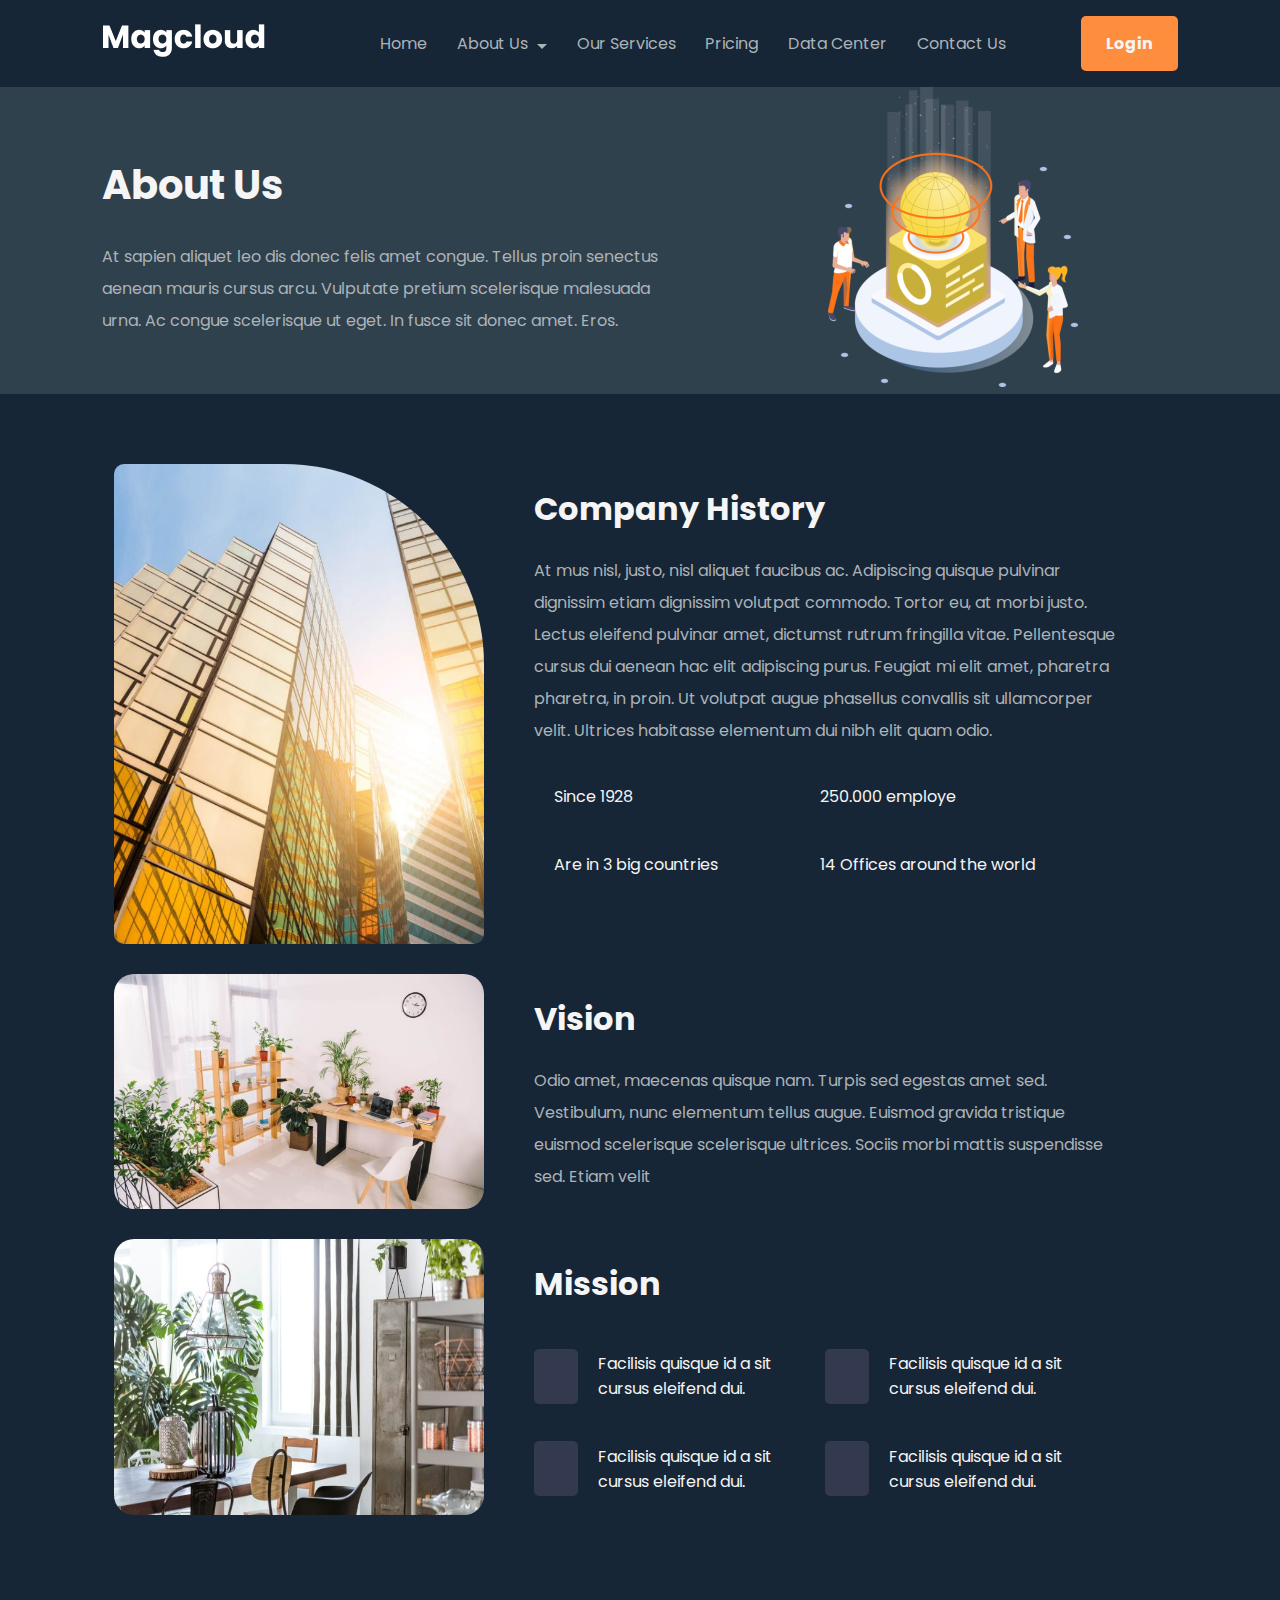
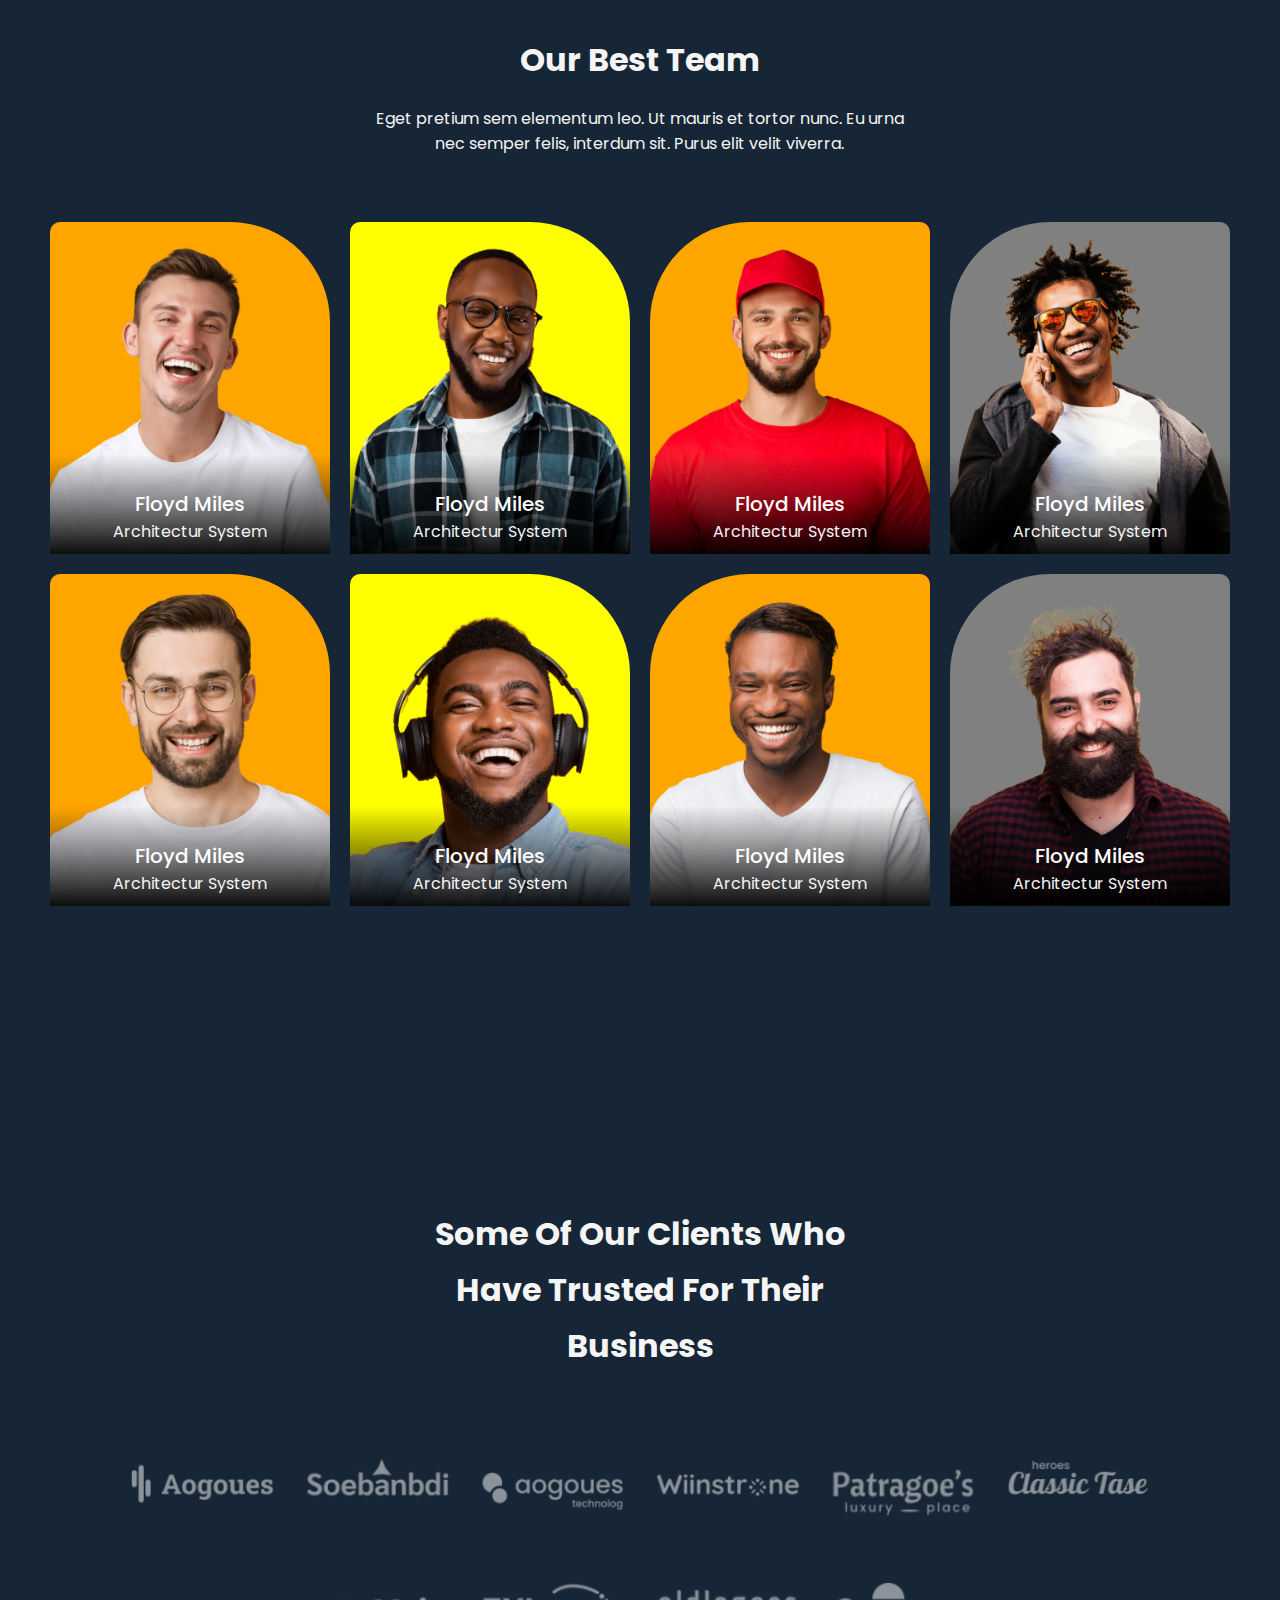
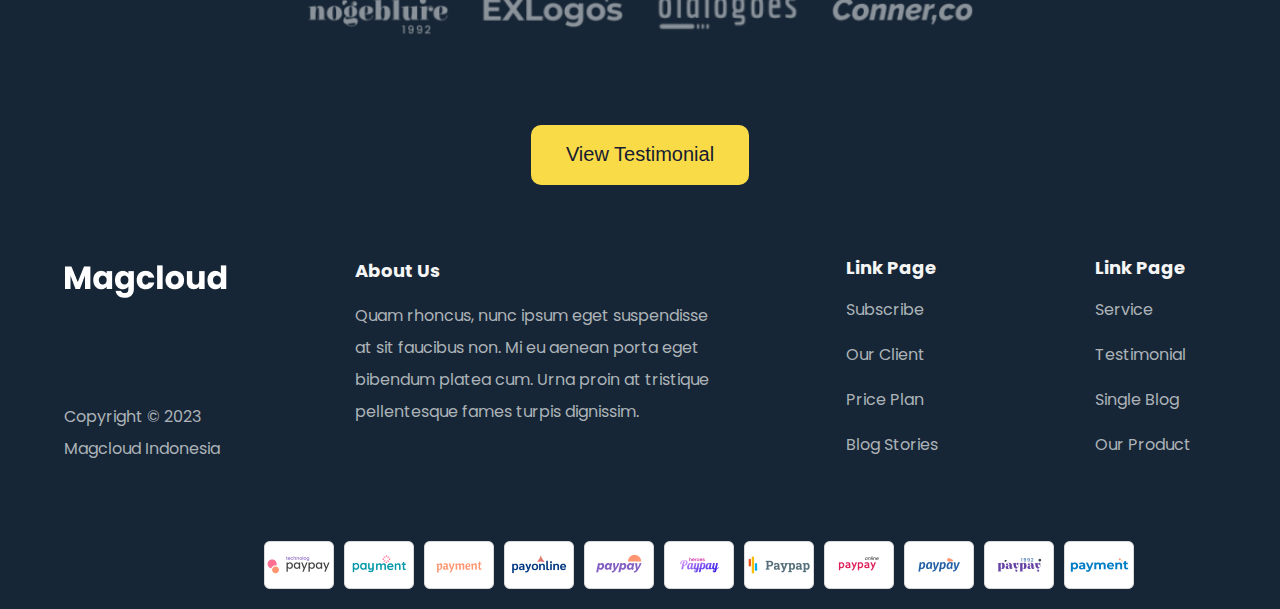
<file: about.html>
<!DOCTYPE html>
<html lang="en">

<head>
    <meta charset="UTF-8">
    <meta name="viewport" content="width=device-width, initial-scale=1.0">
    <title>Magcloud</title>
    <link rel="stylesheet" href="./assets/style/style.css">
    <link rel="stylesheet" href="./assets/style/slider.css">
    <link rel="stylesheet" href="./assets/style/about-us.css">
    <link rel="stylesheet" href="./assets/style/responsive.css">

    <script src="https://code.jquery.com/jquery-3.6.0.min.js"></script>

    <!-- Include Owl Carousel CSS and JS -->
    <link rel="stylesheet" href="https://cdnjs.cloudflare.com/ajax/libs/OwlCarousel2/2.3.4/assets/owl.carousel.min.css">
    <link rel="stylesheet"
        href="https://cdnjs.cloudflare.com/ajax/libs/OwlCarousel2/2.3.4/assets/owl.theme.default.min.css">
    <script src="https://cdnjs.cloudflare.com/ajax/libs/OwlCarousel2/2.3.4/owl.carousel.min.js"></script>

    <link rel="stylesheet" href="https://cdnjs.cloudflare.com/ajax/libs/font-awesome/6.5.2/css/all.min.css"
        integrity="sha512-SnH5WK+bZxgPHs44uWIX+LLJAJ9/2PkPKZ5QiAj6Ta86w+fsb2TkcmfRyVX3pBnMFcV7oQPJkl9QevSCWr3W6A=="
        crossorigin="anonymous" referrerpolicy="no-referrer" />
    <link rel="preconnect" href="https://fonts.googleapis.com">
    <link rel="preconnect" href="https://fonts.gstatic.com" crossorigin>
    <link
        href="https://fonts.googleapis.com/css2?family=Poppins:ital,wght@0,100;0,200;0,300;0,400;0,500;0,600;0,700;0,800;0,900;1,100;1,200;1,300;1,400;1,500;1,600;1,700;1,800;1,900&display=swap"
        rel="stylesheet">
</head>

<body>
    <header>
        <div class="logo"><img src="./assets/images/magcloud_logo.png" alt="" srcset=""></div>
        <nav class="nav-main-container">
            <ul>
                <li><a href="index.html">Home</a></li>
                <li class="dropdown">
                    <a href="./about.html">About Us <span class="arrow-down"></a>
                    <div class="dropdown-content">
                        <a href="#">Testimonial</a>
                        <a href="#">Blog Stories</a>
                        <a href="#">Single Post</a>
                        <a href="#">FAQ</a>
                    </div>

                </li>

                <li><a href="service.html">Our Services</a></li>
                <li><a href="#">Pricing</a></li>
                <li><a href="#">Data Center</a></li>
                <li><a href="contact.html">Contact Us</a></li>
            </ul>
        </nav>


        <div class="header-btn desktop-login">Login</div>
        <button class="hamburger">&#9776;</button> <!-- This is the hamburger button -->

        <nav class="nav-mobile-container" >
            <ul>
                <li><a href="index.html">Home</a></li>
                <li class="dropdown">
                    <a href="./about.html">About Us <span class="arrow-down"></span></a>
                    <div class="dropdown-content">
                        <a href="#">Testimonial</a>
                        <a href="#">Blog Stories</a>
                        <a href="#">Single Post</a>
                        <a href="#">FAQ</a>
                    </div>
                </li>
                <li><a href="service.html">Our Services</a></li>
                <li><a href="#">Pricing</a></li>
                <li><a href="#">Data Center</a></li>
                <li><a href="contact.html">Contact Us</a></li>
                <li>
                    <div class="header-btn">Login</div>
                </li>
            </ul>
        </nav>


     
    </header>

    <section class="page-banner">
        <div class="page-main-container">
            <div class="left-container">
                <h1>About Us</h1>
                <p>At sapien aliquet leo dis donec felis amet congue. Tellus proin senectus aenean mauris cursus arcu.
                    Vulputate pretium scelerisque malesuada urna. Ac congue scelerisque ut eget. In fusce sit donec
                    amet. Eros.</p>
            </div>
            <div class="right-container">
                <img src="./assets/images/asset_2-e1698810327678-qepb2y59vcpgr59ocdj21w3w425azcghno5tb9sf0g.png" alt=""
                    srcset="">
            </div>
        </div>
    </section>

    <section class="history-banner">
        <div class="history-main-container">
            <div class="history-item">
                <img src="./assets/images/office-building-H8G4APU-e1698810439476-qepb5tjq29cs87wo9sbyzc494eid41s293he2bxsvy.jpeg"
                    class="hero-img">
                <div class="icon-text-main-container">
                    <h1>Company History</h1>
                    <p>At mus nisl, justo, nisl aliquet faucibus ac. Adipiscing quisque pulvinar dignissim etiam
                        dignissim volutpat commodo. Tortor eu, at morbi justo. Lectus eleifend pulvinar amet, dictumst
                        rutrum fringilla vitae. Pellentesque cursus dui aenean hac elit adipiscing purus. Feugiat mi
                        elit amet, pharetra pharetra, in proin. Ut volutpat augue phasellus convallis sit ullamcorper
                        velit. Ultrices habitasse elementum dui nibh elit quam odio.</p>
                    <div class="icon-text-container">
                        <div class="icon-text-item"><i class="fa-solid fa-location-dot"></i>
                            <h4>Since 1928</h4>
                        </div>
                        <div class="icon-text-item"><i class="fa-solid fa-user-tie"></i>
                            <h4>250.000 employe</h4>
                        </div>
                        <div class="icon-text-item"><i class="fa-solid fa-map"></i>
                            <h4>Are in 3 big countries</h4>
                        </div>
                        <div class="icon-text-item"><i class="fa-solid fa-building"></i>
                            <h4>14 Offices around the world</h4>
                        </div>
                    </div>
                </div>
            </div>


            <div class="history-item">


                <img
                    src="./assets/images/interior-of-business-office-with-green-plants-497PPNK-e1698810459352-qepb6cchuy09uvnflioao4txhf23uqjiqetnnods7k.jpeg">

                <div class="icon-text-main-container">
                    <h1>Vision</h1>
                    <p>Odio amet, maecenas quisque nam. Turpis sed egestas amet sed. Vestibulum, nunc elementum
                        tellus
                        augue. Euismod gravida tristique euismod scelerisque scelerisque ultrices. Sociis morbi
                        mattis
                        suspendisse sed. Etiam velit</p>
                </div>
            </div>
            <div class="history-item">
                <img
                    src="./assets/images/steely-furniture-in-a-dining-room-PFBBV6B-e1698810478697-qepb6u7fgsopzgxhp8e7hiborqm2wzif4v7vrxnaxc.jpeg">

                <div class="icon-text-main-container">

                    <h1>Mission</h1>
                    <div class="icon-text-container-mission">
                        <div class="icon-text-item-mission"><i class="fa-solid fa-lock"></i>
                            <h4>Facilisis quisque id a sit cursus eleifend dui.</h4>
                        </div>
                        <div class="icon-text-item-mission"><i class="fa-regular fa-face-smile"></i>
                            <h4>Facilisis quisque id a sit cursus eleifend dui.</h4>
                        </div>
                        <div class="icon-text-item-mission"><i class="fa-brands fa-facebook-messenger"></i>
                            <h4>Facilisis quisque id a sit cursus eleifend dui.</h4>
                        </div>
                        <div class="icon-text-item-mission"><i class="fa-solid fa-award"></i>
                            <h4>Facilisis quisque id a sit cursus eleifend dui.</h4>
                        </div>
                    </div>
                </div>

            </div>


        </div>
    </section>



    <section class="team-banner">
        <div class="team-main-container">
            <div class="team-text-container">
                <h1>Our Best Team</h1>
                <p>Eget pretium sem elementum leo. Ut mauris et tortor nunc. Eu urna nec semper felis, interdum sit.
                    Purus elit velit viverra.</p>
            </div>
            <div class="team-item-container">
                <div class="team-item">
                    <img src="./assets/images/placeit-close-up-portrait-of-handsome-happy-man-HHECQQY-e1626943213926-pain0i3xq5zy3rywbp4xijwi63izg236un4knp7fnk.png"
                        alt="" srcset="">
                    <div class="team-text">
                        <h4>Floyd Miles</h4>
                        <p>Architectur System</p>
                    </div>
                </div>
                <div class="team-item">
                    <img src="./assets/images/portrait-of-cheerful-black-millennial-guy-posing-o-GTA6KCV-qepbngyf34tep8ssubka0ti7erg0bbwp2qfajpvxfk.png"
                        alt="" srcset="">
                    <h4>Floyd Miles</h4>
                    <p>Architectur System</p>
                </div>
                <div class="team-item"><img
                        src="./assets/images/express-mail-delivery-package-transfer-and-logisti-SNMALSM-pair2ulbskc3q5e4rggu84f3qs7avk2pazp3jm7sw0.png"
                        alt="" srcset="">
                        <div class="team-text">
                            <h4>Floyd Miles</h4>
                            <p>Architectur System</p>
                        </div>
                </div>
                <div class="team-item"><img
                        src="./assets/images/portrait-of-handsome-afro-man-using-his-mobile-9WLBXRD-pair46j3h45q69ghzj6t9abm1fn0s4d0hkyv0q8q2o.png"
                        alt="" srcset="">
                        <div class="team-text">
                            <h4>Floyd Miles</h4>
                            <p>Architectur System</p>
                        </div>
                </div>
                <div class="team-item"><img
                        src="./assets/images/young-casual-man-portrait-isolated-on-yellow-backg-HTBYXPF-paismfrpyufkbynb5zhk6lfgg47r35r8m4lu9psmww.png"
                        alt="" srcset="">
                        <div class="team-text">
                            <h4>Floyd Miles</h4>
                            <p>Architectur System</p>
                        </div>
                </div>
                <div class="team-item"><img
                        src="./assets/images/african-american-man-in-modern-headphones-smiling-3JNEQVY-pais8oerx5lgdgmuijd66kfje21beo4p20sycw7400.png"
                        alt="" srcset="">
                        <div class="team-text">
                            <h4>Floyd Miles</h4>
                            <p>Architectur System</p>
                        </div>
                </div>
                <div class="team-item"><img
                        src="./assets/images/funny-afro-man-laughing-looking-at-camera-standing-E9RARGD-pais9m8yr6vrzf9p0xzqobw4rxej3rv16oafmusxs0.png"
                        alt="" srcset="">
                        <div class="team-text">
                            <h4>Floyd Miles</h4>
                            <p>Architectur System</p>
                        </div>
                </div>
                <div class="team-item"><img
                        src="./assets/images/happy-smiling-bearded-hipster-man-on-yellow-backgr-PX3YBMQ-1-qepbpdkmy1fc8s14pn81ku6urw1sx8h3o61qkx26tc.png"
                        alt="" srcset="">
                        <div class="team-text">
                            <h4>Floyd Miles</h4>
                            <p>Architectur System</p>
                        </div>
                </div>

            </div>
        </div>

    </section>


    <section class="client-banner">
        <div class="client-main-container">
            <h1>Some Of Our Clients Who Have
                Trusted For Their Business</h1>
            <div class="client-logo">
                <img src="./assets/images/logo_1-parj1rjv79olxbv5sdc58onu791exfdnx2i734zzsw.png" alt="" srcset="">
                <img src="./assets/images/logo_2-parj2fzo4ym2b6vntnwg1ihtn9oyhk2oofgtkbzrb4.png" alt="" srcset="">
                <img src="./assets/images/logo_3-parj378zn5ndnvs2ehomjtm6vfylos2wg6dwhcvcao.png" alt="" srcset="">
                <img src="./assets/images/logo_4-parj4vensjxqaxcon7oqzefow3q3depq0g4z72e58g.png" alt="" srcset="">
                <img src="./assets/images/logo_5-parj61pec3jmtdn8s7yyllrfmfxlzsdn69htsinfgg.png" alt="" srcset="">
                <img src="./assets/images/logo_6-parj6s0vngjnugl0ijcijf4c98bvzba4lvrf89kem8.png" alt="" srcset="">
                <img src="./assets/images/logo_7-parjap0o4lwo7yw7n8ajxfjhd10y1wtv59m97rrcow.png" alt="" srcset="">
                <img src="./assets/images/logo_8-parjbj3i7b1ujhoirlam57y8dcwow859xehskmir5s.png" alt="" srcset="">
                <img src="./assets/images/logo_9-parjce46gu8b6mfgqgpaxi4fz2nsy8kf1o0ter8rgg.png" alt="" srcset="">
                <img src="./assets/images/logo_10-parjd3htld71w3elm9o8atpw0h6pq2d655mxd874sg.png" alt="" srcset="">

            </div>
            <div class="cmn-btn">
                <button>View Testimonial</button>
            </div>


        </div>
    </section>

    <footer>
        <!-- 4 column -->
        <div class="footer-main-container">
            <div class="footer-container">
                <div class="footer-logo">
                    <img src="./assets/images/magcloud_logo.png" alt="" srcset="">
                </div>

                <div class="copyright-text">
                    <p>Copyright © 2023
                        Magcloud Indonesia</p>
                </div>
            </div>
            <div class="footer-container">
                <h2>About Us</h2>
                <p>Quam rhoncus, nunc ipsum eget suspendisse at sit faucibus non. Mi eu aenean porta eget bibendum
                    platea cum. Urna proin at tristique pellentesque fames turpis dignissim.</p>
                <div class="social-media-icon">
                    <i class="fab fa-facebook-f"></i>
                    <i class="fab fa-instagram"></i>
                    <i class="fab fa-linkedin-in"></i>
                    <i class="fa-brands fa-delicious"></i>
                    <i class="fa-brands fa-facebook-messenger"></i>
                </div>
            </div>
            <div class="footer-container">
                <h2>Link Page</h2>
                <ul>
                    <li><a href="#">Subscribe</a></li>
                    <li><a href="#">Our Client</a></li>
                    <li><a href="#">Price Plan</a></li>
                    <li><a href="#">Blog Stories</a></li>
                </ul>
            </div>
            <div class="footer-container">
                <h2>Link Page</h2>
                <ul>
                    <li><a href="#">Service</a></li>
                    <li><a href="#">Testimonial</a></li>
                    <li><a href="#">Single Blog</a></li>
                    <li><a href="#">Our Product</a></li>
                </ul>
            </div>

        </div>


        <!-- Divider -->
        <div class="divider"></div>
        <!-- Footer Bottom -->
        <div class="footer-bottom">
            <div class="footer-bottom-container">
                <img src="./assets/images/payment_1-pav03aip63xlpcxktus4buci153eum39pexstzhfk0.png">
                <img src="./assets/images/payment_2-pav03bgjcxyw0yw7od6qwc3ymiys2b701jlab9g1ds.png">
                <img src="./assets/images/payment_3-pav03cedjs06ckuuivldgtvf7wu5a0aqdo8rsjen7k.png">
                <img src="./assets/images/payment_4-pav03cedjs06ckuuivldgtvf7wu5a0aqdo8rsjen7k.png">
                <img src="./assets/images/payment_5-pav03dc7qm1go6thde001bmvtapihpegpsw99td91c.png">
                <img src="./assets/images/payment_6-pav03ea1xg2qzss47wemlteceokvpei71xjqr3buv4.png">
                <img src="./assets/images/payment_7-pav03f7w4a41beqr2et96b5t02g8x3lxe2788dagow.png">
                <img src="./assets/images/payment_8-pav03f7w4a41beqr2et96b5t02g8x3lxe2788dagow.png">
                <img src="./assets/images/payment_9-pav03g5qb45bn0pdwx7vqsx9lgbm4spnq6uppn92io.png">
                <img src="./assets/images/payment_10-pav03h3khy6lymo0rfmibaoq6u6zchte2bi76x7ocg.png">
                <img src="./assets/images/payment_11-pav03i1eos7wa8mnly14vsg6s82ck6x4eg5oo76a68 (1).png">

            </div>
        </div>



    </footer>

    <script src="./assets/script/slider.js"></script>
    <script src="./assets/script/responsive.js"></script>
    <script src="https://ajax.googleapis.com/ajax/libs/jquery/3.6.0/jquery.min.js"></script>

</body>

</html>
</file>
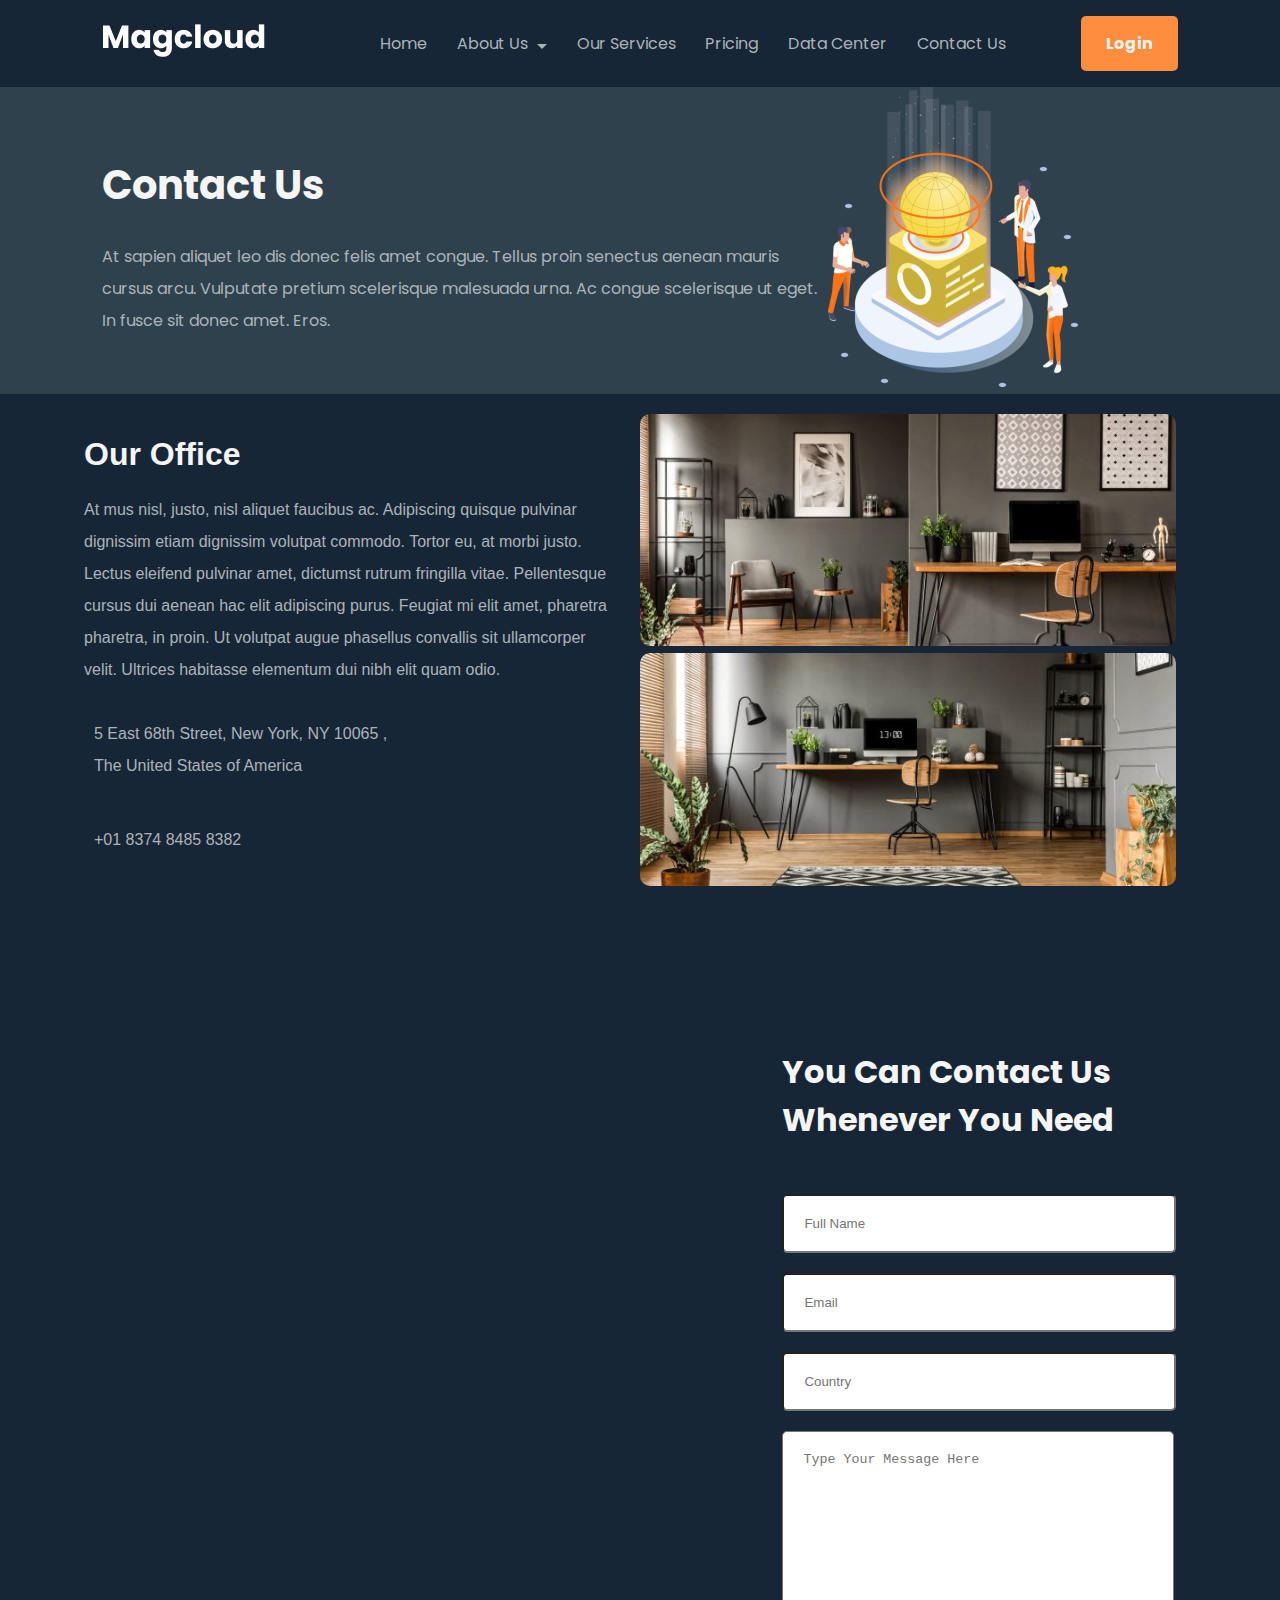
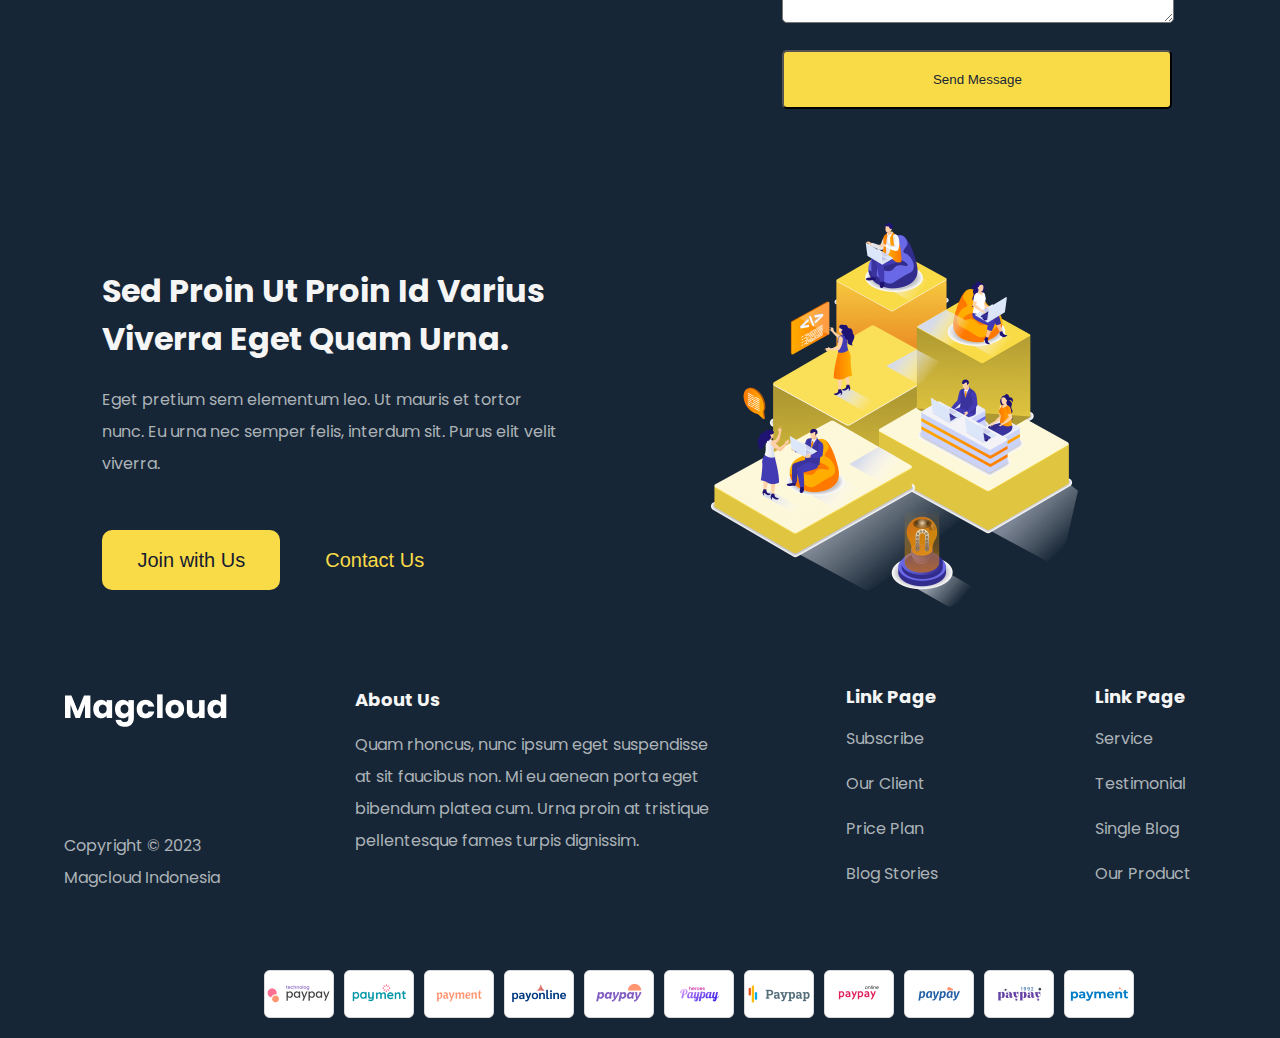
<file: contact.html>
<!DOCTYPE html>
<html lang="en">

<head>
    <meta charset="UTF-8">
    <meta name="viewport" content="width=device-width, initial-scale=1.0">
    <title>Magcloud</title>
    <link rel="stylesheet" href="./assets/style/style.css">
    <link rel="stylesheet" href="./assets/style/slider.css">
    <link rel="stylesheet" href="./assets/style/service.css">
    <link rel="stylesheet" href="./assets/style/responsive.css">

    <script src="https://code.jquery.com/jquery-3.6.0.min.js"></script>

    <!-- Include Owl Carousel CSS and JS -->
    <link rel="stylesheet" href="https://cdnjs.cloudflare.com/ajax/libs/OwlCarousel2/2.3.4/assets/owl.carousel.min.css">
    <link rel="stylesheet"
        href="https://cdnjs.cloudflare.com/ajax/libs/OwlCarousel2/2.3.4/assets/owl.theme.default.min.css">
    <script src="https://cdnjs.cloudflare.com/ajax/libs/OwlCarousel2/2.3.4/owl.carousel.min.js"></script>

    <link rel="stylesheet" href="https://cdnjs.cloudflare.com/ajax/libs/font-awesome/6.5.2/css/all.min.css"
        integrity="sha512-SnH5WK+bZxgPHs44uWIX+LLJAJ9/2PkPKZ5QiAj6Ta86w+fsb2TkcmfRyVX3pBnMFcV7oQPJkl9QevSCWr3W6A=="
        crossorigin="anonymous" referrerpolicy="no-referrer" />
    <link rel="preconnect" href="https://fonts.googleapis.com">
    <link rel="preconnect" href="https://fonts.gstatic.com" crossorigin>
    <link
        href="https://fonts.googleapis.com/css2?family=Poppins:ital,wght@0,100;0,200;0,300;0,400;0,500;0,600;0,700;0,800;0,900;1,100;1,200;1,300;1,400;1,500;1,600;1,700;1,800;1,900&display=swap"
        rel="stylesheet">
</head>

<body>
    <header>
        <div class="logo"><img src="./assets/images/magcloud_logo.png" alt="" srcset=""></div>
        <nav class="nav-main-container">
            <ul>
                <li><a href="index.html">Home</a></li>
                <li class="dropdown">
                    <a href="./about.html">About Us <span class="arrow-down"></a>
                    <div class="dropdown-content">
                        <a href="#">Testimonial</a>
                        <a href="#">Blog Stories</a>
                        <a href="#">Single Post</a>
                        <a href="#">FAQ</a>
                    </div>

                </li>

                <li><a href="service.html">Our Services</a></li>
                <li><a href="#">Pricing</a></li>
                <li><a href="#">Data Center</a></li>
                <li><a href="contact.html">Contact Us</a></li>
            </ul>
        </nav>


        <div class="header-btn desktop-login">Login</div>
        <button class="hamburger">&#9776;</button> <!-- This is the hamburger button -->

        <nav class="nav-mobile-container" >
            <ul>
                <li><a href="index.html">Home</a></li>
                <li class="dropdown">
                    <a href="./about.html">About Us <span class="arrow-down"></span></a>
                    <div class="dropdown-content">
                        <a href="#">Testimonial</a>
                        <a href="#">Blog Stories</a>
                        <a href="#">Single Post</a>
                        <a href="#">FAQ</a>
                    </div>
                </li>
                <li><a href="service.html">Our Services</a></li>
                <li><a href="#">Pricing</a></li>
                <li><a href="#">Data Center</a></li>
                <li><a href="contact.html">Contact Us</a></li>
                <li>
                    <div class="header-btn">Login</div>
                </li>
            </ul>
        </nav>


     
    </header>

    <section class="page-banner">
        <div class="page-main-container">
            <div class="left-container">
                <h1>Contact Us</h1>
                <p>At sapien aliquet leo dis donec felis amet congue. Tellus proin senectus aenean mauris cursus arcu.
                    Vulputate pretium scelerisque malesuada urna. Ac congue scelerisque ut eget. In fusce sit donec
                    amet. Eros.
                </p>
            </div>
            <div class="right-container">
                <img src="./assets/images/asset_2-e1698810327678-qepb2y59vcpgr59ocdj21w3w425azcghno5tb9sf0g.png" alt=""
                    srcset="">
            </div>
        </div>
    </section>

    <section class="office-banner">
        <div class="office-main-container">
            <div class="office-container">

                <div class="office-text">
                    <h1>Our Office</h1>
                    <p>At mus nisl, justo, nisl aliquet faucibus ac. Adipiscing quisque pulvinar dignissim etiam
                        dignissim volutpat commodo. Tortor eu, at morbi justo. Lectus eleifend pulvinar amet, dictumst
                        rutrum fringilla vitae. Pellentesque cursus dui aenean hac elit adipiscing purus. Feugiat mi
                        elit amet, pharetra pharetra, in proin. Ut volutpat augue phasellus convallis sit ullamcorper
                        velit. Ultrices habitasse elementum dui nibh elit quam odio.</p>
                    <div class="icon-text-item">

                        <i class="fas fa-map-marker-alt"> </i>

                        <p>5 East 68th Street, New York, NY 10065 , The United States of America</p>
                    </div>
                    <div class="icon-text-item">
                        <i class="fas fa-phone-alt"></i>

                        <p>+01 8374 8485 8382</p>
                    </div>

                </div>

            </div>
            <div class="office-container">
                <img src="./assets/images/grey-home-office-interior-6PUJVR8-papqfdy1qrq27aim29inln3ouhurousng28hmgfl0o.jpeg" alt="" srcset="">
                <img src="./assets/images/scandi-grey-home-office-interior-HR5J2VD-papqgqtnm5kyz0jm4un97arnqj5ut46oys5qkuf414.jpeg" alt="" srcset="">
            </div>
        </div>


    </section>

    <section class="contact-form">
        <div class="main-contact-form">
            <div class="left-container">
                <!-- map -->
                <div class="mapouter">
                    <div class="gmap_canvas">
                        <iframe width="580" height="650" id="gmap_canvas"
                            src="https://maps.google.com/maps?q=New%20York&t=&z=13&ie=UTF8&iwloc=&output=embed"
                            frameborder="0" scrolling="no" marginheight="0" marginwidth="0"></iframe>
                    </div>
                </div>
            </div>
            <div class="right-container">
                <h1>You Can Contact Us Whenever You Need</h1>
                <form action="">
                    <div class="form-group">
                        <input type="text" id="name" name="name" placeholder="Full Name">
                    </div>
                    <div class="form-group">
                        <input type="email" id="email" name="email" placeholder="Email">
                    </div>
                    <div class="form-group">
                        <input type="text" id="country" name="country" placeholder="Country">
                    </div>
                    <div class="form-group">
                        <textarea name="message" id="message" cols="30" rows="10"
                            placeholder="Type Your Message Here"></textarea>
                    </div>

                    <button type="submit" class="submit-btn">Send Message</button>




            </div>
    </section>

    <section class="join-us-banner">
        <div class="main-join-container">
            <div class="left-container">
                <h1>Sed Proin Ut Proin Id Varius Viverra Eget Quam Urna.</h1>
                <p>Eget pretium sem elementum leo. Ut mauris et tortor nunc. Eu urna nec semper felis, interdum sit.
                    Purus elit velit viverra.</p>
                <div class="cmn-btn">
                    <button class="join-btn">Join with Us</button>
                    <button class="contact-btn">Contact Us</button>
                </div>
            </div>
            <div class="right-container">
                <img src="./assets/images/asset_4-paivhez6pfed06ahybrcs9smgs3iyv2082at3r9j40.png" alt="" srcset="">
            </div>
        </div>
    </section>




    <footer>
        <!-- 4 column -->
        <div class="footer-main-container">
            <div class="footer-container">
                <div class="footer-logo">
                    <img src="./assets/images/magcloud_logo.png" alt="" srcset="">
                </div>

                <div class="copyright-text">
                    <p>Copyright © 2023
                        Magcloud Indonesia</p>
                </div>
            </div>
            <div class="footer-container">
                <h2>About Us</h2>
                <p>Quam rhoncus, nunc ipsum eget suspendisse at sit faucibus non. Mi eu aenean porta eget bibendum
                    platea cum. Urna proin at tristique pellentesque fames turpis dignissim.</p>
                <div class="social-media-icon">
                    <i class="fab fa-facebook-f"></i>
                    <i class="fab fa-instagram"></i>
                    <i class="fab fa-linkedin-in"></i>
                    <i class="fa-brands fa-delicious"></i>
                    <i class="fa-brands fa-facebook-messenger"></i>
                </div>
            </div>
            <div class="footer-container">
                <h2>Link Page</h2>
                <ul>
                    <li><a href="#">Subscribe</a></li>
                    <li><a href="#">Our Client</a></li>
                    <li><a href="#">Price Plan</a></li>
                    <li><a href="#">Blog Stories</a></li>
                </ul>
            </div>
            <div class="footer-container">
                <h2>Link Page</h2>
                <ul>
                    <li><a href="#">Service</a></li>
                    <li><a href="#">Testimonial</a></li>
                    <li><a href="#">Single Blog</a></li>
                    <li><a href="#">Our Product</a></li>
                </ul>
            </div>

        </div>


        <!-- Divider -->
        <div class="divider"></div>
        <!-- Footer Bottom -->
        <div class="footer-bottom">
            <div class="footer-bottom-container">
                <img src="./assets/images/payment_1-pav03aip63xlpcxktus4buci153eum39pexstzhfk0.png">
                <img src="./assets/images/payment_2-pav03bgjcxyw0yw7od6qwc3ymiys2b701jlab9g1ds.png">
                <img src="./assets/images/payment_3-pav03cedjs06ckuuivldgtvf7wu5a0aqdo8rsjen7k.png">
                <img src="./assets/images/payment_4-pav03cedjs06ckuuivldgtvf7wu5a0aqdo8rsjen7k.png">
                <img src="./assets/images/payment_5-pav03dc7qm1go6thde001bmvtapihpegpsw99td91c.png">
                <img src="./assets/images/payment_6-pav03ea1xg2qzss47wemlteceokvpei71xjqr3buv4.png">
                <img src="./assets/images/payment_7-pav03f7w4a41beqr2et96b5t02g8x3lxe2788dagow.png">
                <img src="./assets/images/payment_8-pav03f7w4a41beqr2et96b5t02g8x3lxe2788dagow.png">
                <img src="./assets/images/payment_9-pav03g5qb45bn0pdwx7vqsx9lgbm4spnq6uppn92io.png">
                <img src="./assets/images/payment_10-pav03h3khy6lymo0rfmibaoq6u6zchte2bi76x7ocg.png">
                <img src="./assets/images/payment_11-pav03i1eos7wa8mnly14vsg6s82ck6x4eg5oo76a68 (1).png">

            </div>
        </div>



    </footer>

    <script src="./assets/script/slider.js"></script>
    <script src="./assets/script/responsive.js"></script>
    <script src="https://ajax.googleapis.com/ajax/libs/jquery/3.6.0/jquery.min.js"></script>

</body>

</html>
</file>
<file: assets/style/style.css>
:root {
    --primary-color: #172636;
    --secondary-color: #f5f5f5;
    --tertiary-color: #ACB3B8;
    --hover-color: #F9DB47;
    --btn-color: #FF8D3E;
    --bg-fade: #171C30;
}

body {
    font-family: 'Poppins', sans-serif;
    background-color: var(--primary-color);
    color: var(--secondary-color);
    padding: 0;
    margin: 0;
}

header {
    display: flex;
    justify-content: space-between;
    align-items: center;
    padding: 15px 8%;
    background-color: var(--primary-color);

}

.nav-mobile-container {
    display: none;
}

/* Styles for the hamburger button */
.hamburger {
    display: none;
    background-color: transparent;
    border: none;
    cursor: pointer;
    font-size: 20px;
    padding: 10px;
}


.nav-main-container {
    width: 62%;
    
}

.nav-main-container ul {
    display: flex;
    justify-content: space-between;
    align-items: center;
    list-style: none;

}

.nav-main-container ul li a {
    text-decoration: none;
    color: var(--tertiary-color);

    transition: all 0.3s ease;
}

.nav-main-container ul li a:hover {
    color: var(--hover-color);
}
/* Your existing CSS */
.arrow-down {
    display: inline-block;
    width: 0;
    height: 0;
    border-left: 5px solid transparent;
    border-right: 5px solid transparent;
    border-top: 5px solid var(--tertiary-color); /* Adjust color as needed */
    margin-left: 5px; /* Adjust position as needed */
}

.dropdown-content {
    display: none;
    position: absolute;
    background-color: var(--bg-fade);
    min-width: 170px;
    box-shadow: 0px 8px 16px 0px rgba(0, 0, 0, 0.2);
    z-index: 1;
    opacity: 0;
    transition: opacity 0.3s ease;
    padding-top: 10px; /* Add your desired margin-top */
    margin-left: -20px;
}

.dropdown-content a {
    color: var(--secondary-color) !important;
    padding: 12px 18px;
    text-decoration: none;
    display: block;
    text-align: left;
}

.dropdown-content a:hover {
    color: var(--hover-color) !important;
}

.dropdown:hover .dropdown-content,
.dropdown-content:hover {
    display: block;
    opacity: 1;
}



.header-btn {
    background-color: var(--btn-color);
    color: var(--secondary-color);
    padding: 15px 25px;
    border-radius: 5px;
    text-decoration: none;
    transition: all 0.3s ease;
    font-weight: bold;
}

.header-btn:hover {
    background-color: var(--hover-color);
    cursor: pointer;
}

.home-banner, .client-banner, .sub-service-banner, .portfolio-banner, .email-subscription-banner, .join-us-banner{
    margin-bottom: 10px;    
}

.main-home-container, .main-service-container, .main-sub-service-container, .page-main-container, .main-join-container, .main-contact-form, .team-main-container {
    display: flex;
    justify-content: space-between;
    align-items: center;
    padding: 0 8%;
    background-color: var(--primary-color);
}

.main-home-container .left-container {
    width: 50%;
}

.main-home-container .left-container h1{
    font-size: 40px;
    font-weight: 700px;
    margin-bottom: 20px;
    line-height: 56px;
}

.main-home-container .left-container p {
    font-size: 1rem;
    margin-bottom: 20px;
    color: var(--tertiary-color);
}

.main-home-container .left-container .home-btn {
    display: flex;
    gap: 10px;
    /* height: 50px; */


}
.main-home-container .left-container .home-btn h2{
    font-size: 56px;
    font-weight: 700px;
    margin-top: 20px;
    color: var(--secondary-color);


}

.main-home-container .left-container .home-btn button{
    margin-top: 20px;
    background-color: var(--hover-color);
    color: var(--primary-color);
    border-radius: 10px;
    text-decoration: none;
    transition: all 0.3s ease;
    font-weight: bold;
    font-size: 20px;
    font-weight: 200px !important;
    padding: 20px;
    height: 80px;
    
}

.main-home-container .left-container .home-btn button:hover {
    background-color: var(--btn-color);
    cursor: pointer;
    color: var(--secondary-color);
}

.main-home-container .home-btn span{
    font-size: 20px;
    font-weight: 100px;
}

.main-service-container{
    margin-top: 200px;
}

.main-service-container .left-container .service-img{
    width: 85%;
    height: auto;
    object-fit: cover;
    border-radius: 5px 200px 5px 5px;


}

.main-service-container .left-container {
    position: relative;
}

.main-service-container .left-container .overlay {
    position: absolute;
    top: 0;
    left: 0;
    width: 85%;
    height: 100%;
    /* Use linear-gradient for the background */
    background-image: linear-gradient(to bottom, rgba(0,0,0,0), rgba(0, 0, 0, 0.658));
    border-radius: 5px 200px 5px 5px;
}

.main-service-container .left-container .clipart {
    position: absolute;
    top: 80%;
    left: 70%;
    width: 25%;
    height: auto;
}

.main-service-container .right-container {
    width: 50%;
}

.main-service-container .right-container h1{
    font-size: 32px;
    font-weight: 700px;
    margin-bottom: 20px;
    line-height: 56px;

    
}
.main-service-container .right-container .icon-text{
    display: flex;
    gap: 20px;
    margin-bottom: 20px;

    
}
.main-sub-service-container .left-container .icon-text{
    display: flex;
    gap: 20px;
    margin-bottom: 20px;

    
}
.icon-text {
    display: flex; /* Use flexbox */
    justify-content: center; /* Align content horizontally to the center */
    align-items: center; /* Align content vertically to the center */
}

.icon-text i {
    font-size: 30px;
    color: var(--btn-color);
    background-color: #FEFBED;
    padding: 20px;
    border-radius: 50%;
}

.client-banner{
    margin-top: 300px;
    width: 100%;

}
.client-main-container .client-logo {
    display: flex;
    justify-content: center;
    gap: 30px;
    flex-wrap: wrap;
    padding: 0 5%;
    margin: 0 10px;
}

.client-main-container .client-logo > * {
    flex-basis: calc((100% - 5 * 30px) / 6);
}

.client-main-container .client-logo img {
    max-width: 145px;
    height: auto; 
    object-fit: contain; 
    border-radius: 5px;
    margin-bottom: 30px;
    opacity: 0.5;
}

.client-main-container .client-logo img:hover {
    opacity: 1;
    cursor: pointer;
}


.client-main-container h1{
    font-size: 32px;
    font-weight: 700px;
    margin-bottom: 80px;
    line-height: 56px;
    text-align: center;
    padding: 0 400px;
}

.client-main-container .cmn-btn {
    display: flex;
    justify-content: center;
    gap: 10px;
    margin-top: 50px;


}

.client-main-container .cmn-btn button{
    background-color: var(--hover-color);
    color: var(--bg-fade);
    border-radius: 10px;
    text-decoration: none;
    font-size: 20px;
    font-weight: 300px !important;
    padding: 0 35px;
    height: 60px;
    
}

.client-main-container .cmn-btn button:hover {
    background-color: var(--btn-color);
    cursor: pointer;
    color: var(--secondary-color);
}


.main-sub-service-container .left-container {
    width: 50%;
}

.main-sub-service-container .left-container h1{
    font-size: 32px;
    font-weight: 700px;
    margin-bottom: 20px;
    line-height: 56px;

    
}

.main-sub-service-container .left-container p {
    font-size: 1rem;
    margin-bottom: 20px;
    color: var(--tertiary-color);
}


.main-sub-service-container .right-container {
    width: 50%;
}



.main-sub-service-container .right-container {
    position: relative;
}

.main-sub-service-container .right-container .overlay {
    position: absolute;
    top: 0;
    left: 0;
    width: 85%;
    height: 100%;
    /* Use linear-gradient for the background */
    background-image: linear-gradient(to bottom, rgba(0,0,0,0), rgba(0, 0, 0, 0.658));
    border-radius: 200px 5px 5px 5px;
}

.main-sub-service-container .right-container .clipart {
    position: absolute;
    top: 90%;
    left: -10%;
    width: 25%;
    height: auto;
}

.main-sub-service-container .right-container .service-img{
    width: 85%;
    height: auto;
    object-fit: cover;
    border-radius: 200px 5px 5px 5px;


}

.main-sub-service-container .left-container .icon-container {
    display: flex;
    gap: 20px;
    margin-bottom: 20px;
}

.main-sub-service-container .left-container .icon-container .icon-text{
    display: flex;
    flex-direction: column;

    
}

.main-sub-service-container .left-container .icon-container .icon-text h2{
    font-size: 20px;
    font-weight: 700px;
    margin-bottom: 20px;
    line-height: 32px;
    text-align: center;
    padding: 0 20px;
}


.main-sub-service-container .left-container .cmn-btn{
    display: flex;
    justify-content: start;
    gap: 10px;
    margin-top: 50px;
 
}

.main-sub-service-container .left-container .cmn-btn button{
    background-color: var(--hover-color);
    color: var(--bg-fade);
    border-radius: 10px;
    text-decoration: none;
    font-size: 20px;
    font-weight: 300px !important;
    padding: 0 35px;
    height: 60px;
    
}

.user-blog{
    margin-top: 150px;
}

.portfolio-main-container h1{
    font-size: 32px;
    font-weight: 700px;
    margin-bottom: 20px;
    line-height: 51px;
    text-align: center;
    padding: 0 300px;
}

.portfolio-container  {
    display: flex;
    justify-content: center;
    gap: 5px;
    /* flex-wrap: wrap; */
    /* padding: 0 5%; */
    margin: 0 70px;
}

.portfolio-containe .portfolio-item {
    width: 20%;
    height: auto;
    object-fit: cover;
    border-radius: 5px;
    margin-bottom: 30px;
    opacity: 0.5;
    align-items: center;

}

.portfolio-item img{
    width: 360px;
    height: auto;
    object-fit: cover;
    border-radius: 5px;
    /* margin-bottom: 30px; */

}

.portfolio-item img {
    transition: transform 0.5s ease; /* smooth transition */
    transform: scale(0.9)
}

.portfolio-item img:hover {
    transform: scale(1.0) rotate(5deg); /* scale and rotate on hover */
    cursor: pointer; /* change cursor to pointer */
}


.portfolio-item .icon-container{
    display: flex;
    align-items: center;
    gap: 10px;
}

.portfolio-item .portfolio-item-text{
    display: flex;
    flex-direction: column;
    /* align-items: center; */
    padding: 0 20px;
    /* gap: 10px; */
}

.portfolio-item-text .cmn-btn{
    display: flex;
    justify-content: start;
    gap: 10px;
    margin-top: 0;
    align-items: center;

}

.cmn-btn{
    display: flex;
    justify-content: center;
    gap: 10px;
    margin-top: 50px;
}

.cmn-btn button{
    background-color: var(--hover-color);
    color: var(--bg-fade);
    border-radius: 10px;
    text-decoration: none;
    font-size: 20px;
    font-weight: 400px !important;
    padding: 0 35px;
    height: 60px;
    border: 0;

}

.email-subscription-banner{
    margin-top: 350px;
}

.email-subscription-banner .left-container {
    width: 50%;
    margin-right: 200px;
}

.email-subscription-banner .left-container h1{
    font-size: 32px;
    font-weight: 700px;
    margin-bottom: 20px;
    line-height: 56px;

    
}

.email-subscription-banner .left-container p {
    font-size: 1rem;
    margin-bottom: 20px;
    color: var(--tertiary-color);
}

.email-subscription-banner .left-container .email-input {
    display: flex;
    gap: 10px;
    margin-bottom: 20px;
}

.email-subscription-banner .left-container .subscription-form .input-container input{
    padding: 20px;
    width: 420px;
    border-radius: 10px;
    border: 0;
    margin-top: 20px;
    
}

.email-subscription-banner .left-container .subscription-form .input-container button{
    background-color: var(--btn-color);
    color: var(--secondary-color);
    border-radius: 5px;
    text-decoration: none;
    font-size: 20px;
    font-weight: 600px !important;
    padding: 0 35px;
    height: 40px;
    border: 0;
    margin-top: 28px;
    margin-right: 5px;
    
}

.subscription-form {
    position: relative;
}

.input-container {
    position: relative;
    display: inline-block;
}

.input-container input {
    padding-right: 40px; /* Adjust the padding to accommodate the button */
}

.input-container button {
    position: absolute;
    top: 0;
    right: 0;
}


.email-subscription-banner{
    display: flex;
    justify-content: center;
    align-items: center;
    padding: 20px 5%;
}

.email-subscription-banner .right-container {
    width: 50%;
}

.email-subscription-banner .right-container img{
    width: 100%;
    height: auto;
    object-fit: cover;
    border-radius: 5px 200px 5px 5px;
}

/* Footer styles */
.footer-main-container {
    display: flex;
    justify-content: space-between;
    padding: 40px 0;
    align-items: center;
  }
  

  .footer-container {
    width: 15%; /* Reduced width for other containers */
    padding: 0 5%;
}

.footer-container:nth-child(2) {
    width: 45%; /* Increased width for the second container */
}
.footer-container:nth-child(1) {
    width: 20%; /* Increased width for the second container */

    margin-top: 30px; /* Adjust the margin as needed */
    display: flex;
    flex-direction: column;
    gap: 80px;

}


  
  .footer-container h2 {
    color: var(--secondary-color);
    font-size: 18px;
    margin-bottom: 15px;
  }
  
  .footer-container p {
    color: var(--tertiary-color);
    font-size: 16;
    line-height: 32px;
  }
  
  .social-media-icon {
    margin-top: 15px;
  }
  
  .social-media-icon i {
    margin-right: 10px;
    font-size: 20px;
    color: var(--secondary-color);
  }
  
  .footer-container ul {
    list-style: none;
    padding: 0;
  }
  
  .footer-container ul li {
    margin-bottom: 20px;
  }
  
  .footer-container ul li a {
    color: var(--tertiary-color);
    text-decoration: none;
  }

  .footer-container ul li a:hover {
    color: var(--hover-color);
  }
  
  .footer-bottom {
    padding: 20px 5%;
    
  }
  
  .footer-bottom img {
    margin-right: 10px;
  }

  .footer-bottom-container{
    display: flex;
    justify-content: space-between;
    align-items: center;

    margin: 0 200px;
  }
</file>
<file: assets/style/slider.css>
.heading {
    text-align: center;
    color: #fff;
    /* font-size: 30px; */
    /* font-weight: 700; */
    position: relative;
    margin-bottom: 70px;
    z-index: 999;
}

.heading h1{
    font-size: 32px;
    font-weight: 700;
    margin-bottom: 20px;

}

.heading p {
    font-size: 16px;
    margin-bottom: 20px;
}
.white-heading{
    color: #ffffff;
}
.heading:after {
    content: ' ';
    position: absolute;
    top: 100%;
    left: 50%;
    height: 40px;
    width: 180px;
    border-radius: 4px;
    transform: translateX(-50%);
    background-repeat: no-repeat;
    background-position: center;
}
.white-heading:after {
    /* background: url(img/heading-line-white.png); */
    background-repeat: no-repeat;
    background-position: center;
}

.heading span {
    font-size: 18px;
    display: block;
    font-weight: 500;
}
.white-heading span {
    color: #ffffff;
}
/* clearfix */
.owl-carousel .owl-wrapper:after {
	content: ".";
	display: block;
	clear: both;
	visibility: hidden;
	line-height: 0;
	height: 0;
}
/* display none until init */
.owl-carousel{
	display: none;
	position: relative;
	width: 100%;
	-ms-touch-action: pan-y;
}
.owl-carousel .owl-wrapper{
	display: none;
	position: relative;
	-webkit-transform: translate3d(0px, 0px, 0px);
}
.owl-carousel .owl-wrapper-outer{
	overflow: hidden;
	position: relative;
	width: 100%;
}
.owl-carousel .owl-wrapper-outer.autoHeight{
	-webkit-transition: height 500ms ease-in-out;
	-moz-transition: height 500ms ease-in-out;
	-ms-transition: height 500ms ease-in-out;
	-o-transition: height 500ms ease-in-out;
	transition: height 500ms ease-in-out;
}
.owl-carousel .owl-item img{
    max-width: 100%;
}
.owl-carousel .item {
    padding: 0 7.5px;
}
.owl-carousel .owl-item{
	float: left;
}
.owl-controls .owl-page,
.owl-controls .owl-buttons div{
	cursor: pointer;
}
.owl-controls {
	-webkit-user-select: none;
	-khtml-user-select: none;
	-moz-user-select: none;
	-ms-user-select: none;
	user-select: none;
	-webkit-tap-highlight-color: rgba(0, 0, 0, 0);
}

/* mouse grab icon */
.grabbing { 
    cursor:url(grabbing.png) 8 8, move;
}

/* fix */
.owl-carousel  .owl-wrapper,
.owl-carousel  .owl-item{
	-webkit-backface-visibility: hidden;
	-moz-backface-visibility:    hidden;
	-ms-backface-visibility:     hidden;
  -webkit-transform: translate3d(0,0,0);
  -moz-transform: translate3d(0,0,0);
  -ms-transform: translate3d(0,0,0);
}

#demo1 .customNavigation, #demo2 .customNavigation {
    top: 50%;
    position: absolute;
    width: 100%;
    left: 0px;
    margin-top: -40px;
    z-index: 1;
}
#demo1 .customNavigation .btn, #demo2 .customNavigation .btn {
    padding: 0px;

}
#demo1 .customNavigation .btn.prev, #demo2 .customNavigation .btn.prev {
    position: relative;
    float: left;
    

}
#demo1 .customNavigation .btn.next, #demo2 .customNavigation .btn.next {
    position: relative;
    float: right;

}

#demo1 .customNavigation .btn.prev, #demo2 .customNavigation .btn.prev:hover {
    cursor: pointer;

}
#demo1 .customNavigation .btn.next, #demo2 .customNavigation .btn.next {
    cursor: pointer;

}


div#demo1 {
    position: relative;
}

.user-blog {
    /* background: #faf2e8; */
    padding: 50px 0 50px;
}
.user-blog:before {
    position: absolute;
    top: -100px;
    left: 0;
    content: " ";
    background: url(img/user-blog.png);
    background-size: 100% 100px;
    width: 100%;
    height: 100px;
    float: left;
    z-index: 99;
}
div#owl-demo1 .item {
    padding: 0 15px;
}
.blog-grid{
    display: flex;
    flex-direction: column;
    align-items: center;
}
.blog-grid .img-date .portrait-img{
    width: 200px;
    height: auto;
    border-radius: 120px 120px 0px 0px;
    /* object-fit: cover; */
}

.discretion-blog {
    padding: 25px 55px;
}

.rating {
    font-size: 24px;
    margin-top: 20px;
}

.star {
    color: #f1c40f; /* Yellow color */
    cursor: pointer;
}

.star:hover,
.star.active {
    color: #f39c12; /* Darker yellow color on hover or when active */
}


.discretion-blog h3 {
    font-size: 20px;
    line-height: 32px;
    font-weight: 600px;
    color: #fff;
}

.discretion-blog .name-title h3{
    margin-bottom: 0 !important;
}

.discretion-blog .name-title p{
    margin-top: 0 !important;
    color: #bebebe;
    font-size: 20px;
    font-weight: 400px
}

.discretion-blog h4 {
    color: #454343;
    font-size: 16px;
    font-weight: 700;
    text-transform: uppercase;
}

.discretion-blog .btn {
    color: #fefeff;
    background: #454343;
    width: 100%;
    text-transform: uppercase;
    border-radius: 0px;
    margin-top: 10px;
    -webkit-transform: perspective(1px) translateZ(0);
    -moz-transform: perspective(1px) translateZ(0);
    -o-transform: perspective(1px) translateZ(0);
    transform: perspective(122px) translateZ(0);
}


.discretion-blog .btn:hover {
    color: #ffffff;
}
.discretion-blog .btn:before {
    content: "";
    position: absolute;
    z-index: -1;
    top: 0;
    left: 0;
    right: 0;
    bottom: 0;
    background: #79b82d;
    -webkit-transform: scaleX(0);
    transform: scaleX(0);
    -webkit-transform-origin: 0 50%;
    transform-origin: 0 50%;
    -webkit-transition-property: transform;
    transition-property: transform;
    -webkit-transition-duration: 0.3s;
    transition-duration: 0.3s;
    -webkit-transition-timing-function: ease-out;
    transition-timing-function: ease-out;
    border: 2px solid #79b82d;
}

.discretion-blog .btn:hover:before {
    -webkit-transform: scaleX(1);
    -moz-transform: scaleX(1);
    -o-transform: scaleX(1);
    transform: scaleX(1);
}
.date-blog {
    background: #82b53f;
    width: 70px;
    position: absolute;
    bottom: 0;
    left: 15px;
    color: #fff;
    text-align: center;
    padding: 10px 0px;
}
.date-blog:after {
    width: 0;
    height: 0;
    content: "";
    border-left: 0 solid transparent;
    border-right: 70px solid transparent;
    border-bottom: 12px solid #82b53f;
    top: -11px;
    position: absolute;
    left: 0;
}
.img-date {
    position: relative;
}
.user-blog .owl-theme .owl-controls .owl-page span {
    width: 17px;
    height: 17px;
    background: #454343;
    opacity: 1;
}
.user-blog .owl-theme .owl-controls .owl-page.active span, .user-blog .owl-theme .owl-controls.clickable .owl-page:hover span {
    background: #82b53f;
}
</file>
<file: assets/style/about-us.css>
:root {
    --primary-color: #172636;
    --secondary-color: #f5f5f5;
    --tertiary-color: #ACB3B8;
    --hover-color: #F9DB47;
    --btn-color: #FF8D3E;
    --bg-fade: #171C30;
}

h4{
    font-size: 16px;
    font-weight: 400;

}

.page-banner{

}

.page-main-container{
    background-color: #30414E;

}

.page-main-container  .left-container {

    margin-right: 150px;
    

}
.page-main-container  .right-container {
    margin-right: 100px;


}


.page-main-container h1{
    font-size: 40px;
}

.page-main-container p{
    font-size: 16px;
    line-height: 32px;
    color: var(--tertiary-color);
}

.history-main-container{
    display: grid;
    grid-template-columns: auto;
    margin-top: 50px;
    margin: 20px     50px;
}


.history-main-container .hero-img
{

    height: 480px;
    border-radius: 10px 200px 10px 10px;
    width: 370px;
    

}

.history-main-container img
{

    height: 100%;
    border-radius: 20px;
    width: 370px;
    

}

.history-item{
    display: flex;
    margin-bottom: 30px;
}
.history-item .icon-text-container{
    display: grid;
    grid-template-columns: auto auto;
}

.history-item h1{
    font-size: 32px;

}

.history-item p{
    font-size: 16px;
    line-height: 32px;
    color: var(--tertiary-color);


}

.icon-text-main-container{
    margin: 0 50px;
}

.icon-text-container{
    display: grid;
    grid-template-columns: auto auto;
}

.icon-text-item{
    display: flex;
    align-items: center;
    justify-content: flex-start;
    gap: 20px;
    
}

.icon-text-item i{
    font-size: 22px;
}
.icon-text-container-mission{
    display: grid;
    grid-template-columns: auto auto;
}

.icon-text-item-mission{
    display: flex;
    align-items: center;
    justify-content: flex-start;
    gap: 20px;
    padding-right: 35px;
    
}

.icon-text-item-mission i{
    font-size: 28px;
    border-radius: 5px;
    width: 75px;
    height: 55px;
    background-color: #333A4F;
    text-align: center;
    line-height: 55px;
}

.team-main-container{
    display: flex;
    flex-direction: column;
}

.team-text-container{
    text-align: center;
    width: 50%;
}
.team-item-container{
    display: grid;
    grid-template-columns: auto auto auto auto;
    gap: 20px;
    margin-top: 50px;
}

.team-item img{
    width: 180px;
    
    
}

.team-item::after {
    content: '';
    position: absolute;
    bottom: 0;
    left: 0;
    width: 100%;
    height: 100px; /* Adjust the height of the overlay as needed */
    background: linear-gradient(to bottom, rgba(0, 0, 0, 0), rgba(0, 0, 0, 0.945));
}
.team-item {
    position: relative;
    text-align: center;
    
}

.team-item img {
    display: block;
    width: 280px;
    height: auto;
}

.team-item h4,
.team-item p {
    margin: 0;
    position: absolute;
    bottom: 10px;
    left: 0;
    width: 100%;
    z-index: 1;
    /*gradient*/
    
 
    

}

  /* .team-item .team-text{
    margin: 0;
    position: absolute;
    bottom: 10px;
    left: 0;
    width: 100%;
}
*/
.team-item h4 {
    color: white;
    bottom: 35px; /* Adjust to position the name above the position */
    font-size: 20px !important;
    font-weight: 500;

}

.team-item p {
    color: var(--tartiary);
    font-size: 16px !important;
    bottom: 10px; /* Adjust to position the position below the name */
}

.team-item:nth-child(4n+1) {
    background-color: orange;
    border-radius: 10px 100px 10px 10px;
}

.team-item:nth-child(4n+2) {
    background-color: yellow;

    border-radius: 10px 100px 10px 10px;

}

.team-item:nth-child(4n+3) {
    background-color: orange;
    border-radius: 100px 10px 10px 10px;

}

.team-item:nth-child(4n) {
    background-color: gray;
    border-radius: 100px 10px 10px 10px;

}

.history-banner{
    padding: 50px 5%;
}
</file>
<file: assets/style/responsive.css>
:root {
  --primary-color: #172636;
  --secondary-color: #f5f5f5;
  --tertiary-color: #acb3b8;
  --hover-color: #f9db47;
  --btn-color: #ff8d3e;
  --bg-fade: #171c30;
}

.nav-mobile-container {
  display: none;

}

.nav-mobile-container {
    position: absolute;
    visibility: hidden;
}
@media screen and (max-width: 768px) {
  .nav-main-container {
    width: 100%;
  }
  .nav-main-container, .desktop-login {
    display: none; /* Hide the desktop navigation on mobile */
  }

  /* Show the hamburger button on mobile */
  .hamburger {
    display: block;
    color: var(--btn-color);
    font-size: 24px;
  }

  /* Show the mobile navigation when the hamburger button is clicked */
  .nav-mobile-container {
    visibility: visible;
    display: block;
    width: 100%;
    background-color: var(--primary-color);
    position: absolute;
    top: 70px;
    left: 0;
    z-index: 100;
  }

    .nav-mobile-container ul {
        display: flex;
        flex-direction: column;
        gap: 20px;
        padding: 20px;
    }

    .nav-mobile-container ul li {
        list-style: none;
        font-size: 20px;
    }

    .nav-mobile-container ul li a {
        text-decoration: none;
        color: var(--secondary-color);
    }





  header {
    padding: 15px 10px;
  }
  footer .footer-main-container {
    display: flex;
    flex-direction: column;
  }
  .footer-logo {
    margin: 0;
    width: 70%;
    display: flex;
    justify-content: center;
    align-items: center;
    margin-left: 50px;
  }

  .footer-container {
    display: flex;
    flex-direction: column;
  }
  .footer-container {
    width: 90%;
    padding: 0 5%;
    text-align: center;
  }

  .footer-container:nth-child(2) {
    width: 90%; /* Increased width for the second container */
  }
  .footer-container:nth-child(1) {
    width: 90%;
    margin-top: 30px; /* Adjust the margin as needed */
    display: flex;
    flex-direction: column;
    gap: 80px;
  }

  .footer-container h2 {
    color: var(--secondary-color);
    font-size: 18px;
    margin-bottom: 15px;
  }

  .footer-container p {
    color: var(--tertiary-color);
    font-size: 16;
    line-height: 32px;
  }
}

@media screen and (max-width: 480px) {
  .main-home-container .left-container h1,
  .main-home-container .left-container p,
  .main-home-container .left-container .home-btn h2,
  .main-home-container .left-container .home-btn button {
    font-size: 24px;
  }
  .client-banner {
    margin-top: 0;
    width: 100%;
  }
}

@media screen and (max-width: 768px) {
  .main-home-container,
  .main-service-container,
  .main-sub-service-container,
  .page-main-container,
  .main-join-container,
  .main-contact-form,
  .team-main-container,
  .client-main-container,
  .portfolio-main-container,
  .email-subscription-banner {
    flex-direction: column;
    align-items: center;
  }

  .portfolio-main-container .portfolio-container {
    grid-template-columns: 1fr;
    text-align: center;
  }

  .portfolio-main-container h1 {
    padding: 0;
  }

  .email-subscription-banner .left-container {
    padding: 0;
    margin: 0;
    text-align: center;
    justify-content: center;
    flex-direction: column;
  }

  .email-subscription-banner
    .left-container
    .subscription-form
    .input-container
    button {
    background-color: var(--btn-color);
    color: var(--secondary-color);
    border-radius: 5px;
    text-decoration: none;
    font-size: 20px;
    font-weight: 600px !important;
    padding: 0 35px;
    height: 40px;
    border: 0;
    margin-top: 28px;
    width: 150px;
  }
  .discretion-blog {
    width: 100%;
  }

  .discretion-blog h3 {
    font-size: 18px;
  }
  .subscription-form .input-container {
    width: 100%;
  }

  .email-subscription-banner {
    margin-top: 20px;
  }
  .main-sub-service-container .left-container {
    padding: 0;
    margin: 0;
    text-align: center;
    justify-content: center;
    flex-direction: column;
  }

  .main-sub-service-container .left-container .icon-container {
    display: flex;
    flex-direction: column;
  }
  .main-service-container .right-container .icon-text {
    display: flex;
    flex-direction: column;
  }

  .main-sub-service-container {
    margin-top: 50px;
  }

  .main-service-section-container {
    margin-top: 150px;
    display: grid;
    padding: 0 5%;
    text-align: center;
  }

  .service-container {
    display: grid;
    grid-template-columns: auto;
    margin-top: 60px;
    gap: 20px;
  }

  .service-container .service-item {
    display: flex;
    flex-direction: column;
    align-items: center;
    justify-content: center;
    /* margin-right: 10px; */
    width: auto;
    text-align: center;
    background-color: #333a4f;
    padding: 50px 5px;
    border-radius: 10px;
  }

  .main-home-container .right-container,
    /* .main-service-container .right-container, */
    .main-sub-service-container .right-container,
    .email-subscription-banner .right-container {
    order: -1;
    margin-bottom: 30px; /* Adjust as needed */
  }

  .client-main-container h1 {
    padding: 0;
  }

  img {
    width: 100%;
  }

  .main-home-container .left-container,
  .main-service-container .left-container,
  .main-sub-service-container .left-container,
  .email-subscription-banner .left-container {
    width: 100%;
  }

  .main-home-container .home-btn,
  .main-service-container .right-container,
  .main-sub-service-container .cmn-btn,
  .email-subscription-banner .subscription-form {
    width: 100%;
    text-align: center;
    display: flex;
    flex-direction: column;
  }

  .main-home-container .home-btn button,
  .main-sub-service-container .cmn-btn button,
  .email-subscription-banner .subscription-form button {
    width: 100%;
  }

  .page-main-container .left-container,
  .page-main-container .right-container {
    margin-right: 0;
  }

  .history-main-container {
    margin: 0;
    padding: 0;
  }

  .history-item .icon-text-main-container {
    text-align: center;
  }

  .team-item-container {
    grid-template-columns: repeat(auto-fit, minmax(150px, 1fr));
  }

  .history-main-container .history-item {
    display: flex;
    flex-direction: column;
    align-items: center;
  }

  .history-item {
    width: 100%;
    margin-bottom: 30px;
  }

  .history-item img {
    width: 80%;
    border-radius: 10px;
  }

  .icon-text-main-container {
    text-align: center;
    margin-top: 20px;
  }

  .icon-text-main-container h1 {
    font-size: 24px;
  }

  .icon-text-main-container p {
    font-size: 14px;
  }

  .icon-text-container,
  .icon-text-container-mission {
    display: grid;
    grid-template-columns: repeat(auto-fit, minmax(150px, 1fr));
    gap: 10px;
    margin-top: 20px;
  }

  .icon-text-item,
  .icon-text-item-mission {
    text-align: center;
  }

  .icon-text-item i {
    font-size: 18px;
  }

  .icon-text-item h4 {
    font-size: 12px;
  }

  .main-join-container .left-container {
    margin-right: 0;
  }

  .main-join-container .left-container h1 {
    font-size: 24px;
  }

  .main-join-container .left-container p {
    font-size: 16px;
    line-height: 32px;
    color: var(--tertiary-color);
  }

  .main-join-container .left-container .cmn-btn {
    margin-bottom: 100px;
  }

  .main-join-container .right-container {
    margin-right: 0;
  }

  .office-main-container {
    display: flex;
    flex-direction: column;
    justify-content: space-between;
    align-items: center;
    margin: 20px;
    padding: 20px;
    /* border: 1px solid #ccc; */
    border-radius: 10px;
    /* margin: 0 5%; */
  }

  .office-text {
    font-family: Arial, sans-serif;
    margin-bottom: 20px;
  }

  .office-text h1 {
    font-size: 24px;
    color: var(--secondary-color);
  }

  .office-text p {
    font-size: 16px;
    line-height: 32px;
    color: var(--tertiary-color);
    text-align: left;
  }
  .icon-text-item {
    margin-bottom: 10px;
    width: 100%;
    display: flex;
    align-items: center;
  }

  .mapouter {
    margin: 0;
  }

  .main-contact-form .left-container .mapouter {
    height: 700px; /* Adjust height for smaller devices */
  }

  .main-contact-form .left-container .gmap_canvas iframe {
    width: 100%; /* Make iframe responsive */
    height: 400px; /* Make iframe responsive */
    border-radius: 0; /* Remove border-radius for smaller devices */
  }

  .main-contact-form .right-container {
    margin-top: -150px;
  }

  .main-contact-form .right-container h1 {
    margin: 0 20px;
    text-align: center;
    font-size: 24px;
  }

  .main-contact-form form {
    display: grid;
    grid-template-columns: 1fr;
    gap: 20px;
    margin-top: 50px;
    display: flex;
    flex-direction: column;
    align-items: center;
    justify-content: center;
  }

  .main-contact-form form input {
    padding: 20px;
    /* border: none; */
    border-radius: 5px;
    background-color: #ffffff;
    color: var(--tertiary-color);
    width: 300px;
  }

  .main-contact-form form textarea {
    padding: 20px;
    /* border: none; */
    border-radius: 5px;
    background-color: #ffffff;
    color: var(--tertiary-color);
    width: 300px;
    height: 150px;
  }

  .main-contact-form form button {
    padding: 20px;

    /* border: none; */
    border-radius: 5px;
    background-color: var(--hover-color);
    color: var(--primary-color);
    width: 340px;
    margin-bottom: 50px;
  }

  .client-main-container .client-logo {
    display: grid;
    justify-content: center;
    gap: 30px;
    flex-wrap: wrap;
    padding: 0 5%;
    margin: 0 10px;
  }

  .client-main-container .client-logo img {
    max-width: 100%;
    height: auto;
    object-fit: contain;
    border-radius: 5px;
    margin-bottom: 30px;
    opacity: 0.5;
  }
}
</file>
<file: assets/style/service.css>
:root {
  --primary-color: #172636;
  --secondary-color: #f5f5f5;
  --tertiary-color: #acb3b8;
  --hover-color: #f9db47;
  --btn-color: #ff8d3e;
  --bg-fade: #171c30;
}

.page-banner {
  /* border: 1px solid red; */
}

.page-main-container {
  background-color: #30414e;
  /* border: 1px solid red; */
}

.page-main-container .left-container {
  /* border: 1px solid red; */
}
.page-main-container .right-container {
  margin-right: 100px;

  /* border: 1px solid red; */
}

.page-main-container .left-container h1 {
  font-size: 40px;
}

.page-main-container .left-container p {
  font-size: 16px;
  line-height: 32px;
  color: var(--tertiary-color);
}

.main-service-section-container {
  margin-top: 150px;
  display: grid;
  padding: 0 5%;
}

.service-container {
  display: grid;
  grid-template-columns: auto auto auto auto;
  margin-top: 60px;
  gap: 20px;
}

.service-container .service-item {
  display: flex;
  flex-direction: column;
  align-items: center;
  justify-content: center;
  /* margin-right: 10px; */
  width: 270px;
  text-align: center;
  background-color: #333a4f;
  padding: 50px 5px;
  border-radius: 10px;
}

.service-container .service-item i {
  font-size: 50px;
  color: var(--secondary-color);
}

.service-container .service-item h2 {
  font-size: 20px;
  font-weight: 600;
  /* margin-top: 20px; */
  color: var(--hover-color);
}

.service-container .service-item p {
  font-size: 16px;
  line-height: 32px;
  margin-top: -5px;
  color: var(--tertiary-color);
}

.main-join-container .left-container {
  margin-right: 150px;
}

.main-join-container .left-container h1 {
  font-size: 32px;
}

.main-join-container .left-container p {
  font-size: 16px;
  line-height: 32px;
  color: var(--tertiary-color);
}

.main-join-container .left-container .cmn-btn {
  display: flex;
  justify-content: start;
}

.main-join-container .right-container {
  margin-right: 100px;
}

.contact-btn {
  background-color: rgba(255, 0, 0, 0) !important;
  color: var(--hover-color) !important;
  /* border: 1px solid var(--hover-color) !important; */
}

.contact-btn:hover {
  color: var(--btn-color) !important;
  /* border: 1px solid var(--btn-color) !important; */
}

.join-btn:hover {
  background-color: var(--btn-color);
  color: var(--secondary-color);
}

.main-contact-form .left-container .mapouter {
  position: relative;
  text-align: right;
  height: 100vh;
  width: 100%;
  margin-top: 10px;
}

.main-contact-form .left-container .gmap_canvas iframe {
  border-radius: 10px;
}

.main-contact-form .right-container h1 {
  font-size: 32px;
}

.main-contact-form .right-container {
  margin: 0 100px;
}

.main-contact-form form {
  display: grid;
  grid-template-columns: 1fr;
  gap: 20px;
  margin-top: 50px;
}

.main-contact-form form input {
  padding: 20px;
  /* border: none; */
  border-radius: 5px;
  background-color: #ffffff;
  color: var(--tertiary-color);
  width: 350px;
}

.main-contact-form form textarea {
  padding: 20px;
  /* border: none; */
  border-radius: 5px;
  background-color: #ffffff;
  color: var(--tertiary-color);
  width: 350px;
  height: 150px;
}

.main-contact-form form button {
  padding: 20px;
  /* border: none; */
  border-radius: 5px;
  background-color: var(--hover-color);
  color: var(--primary-color);
  width: 390px;
}

.office-main-container {
  display: flex;
  justify-content: space-between;
  align-items: center;
  margin: 20px;
  padding: 20px;
  /* border: 1px solid #ccc; */
  border-radius: 10px;
  margin: 0 5%;
}

.office-container i {
  font-size: 20px;
  color: var(--secondary-color);
  margin-right: 20px;
}

.office-main-container .office-container .office-text {
  padding-right: 10px;
}

.office-container {
  flex: 1;
  margin-right: 20px;
}

.office-text {
  font-family: Arial, sans-serif;
  margin-bottom: 20px;
}

.office-text h1 {
  font-size: 32px;
  color: var(--secondary-color);
}

.office-text p {
  font-size: 16px;
  line-height: 32px;
  color: var(--tertiary-color);
}

.icon-text-item {
  margin-bottom: 10px;
  width: 60%;
  display: flex;
  align-items: center;
}

.icon-text-item i {
  margin-right: 10px;
  color: var(--secondary-color);
}

.office-container img {
  width: 100%;
  border-radius: 10px;
}

.main-sub-service-container {
  margin-top: 20px;
}

.main-sub-service-container .left-container {
  padding-right: 100px;
}
</file>
